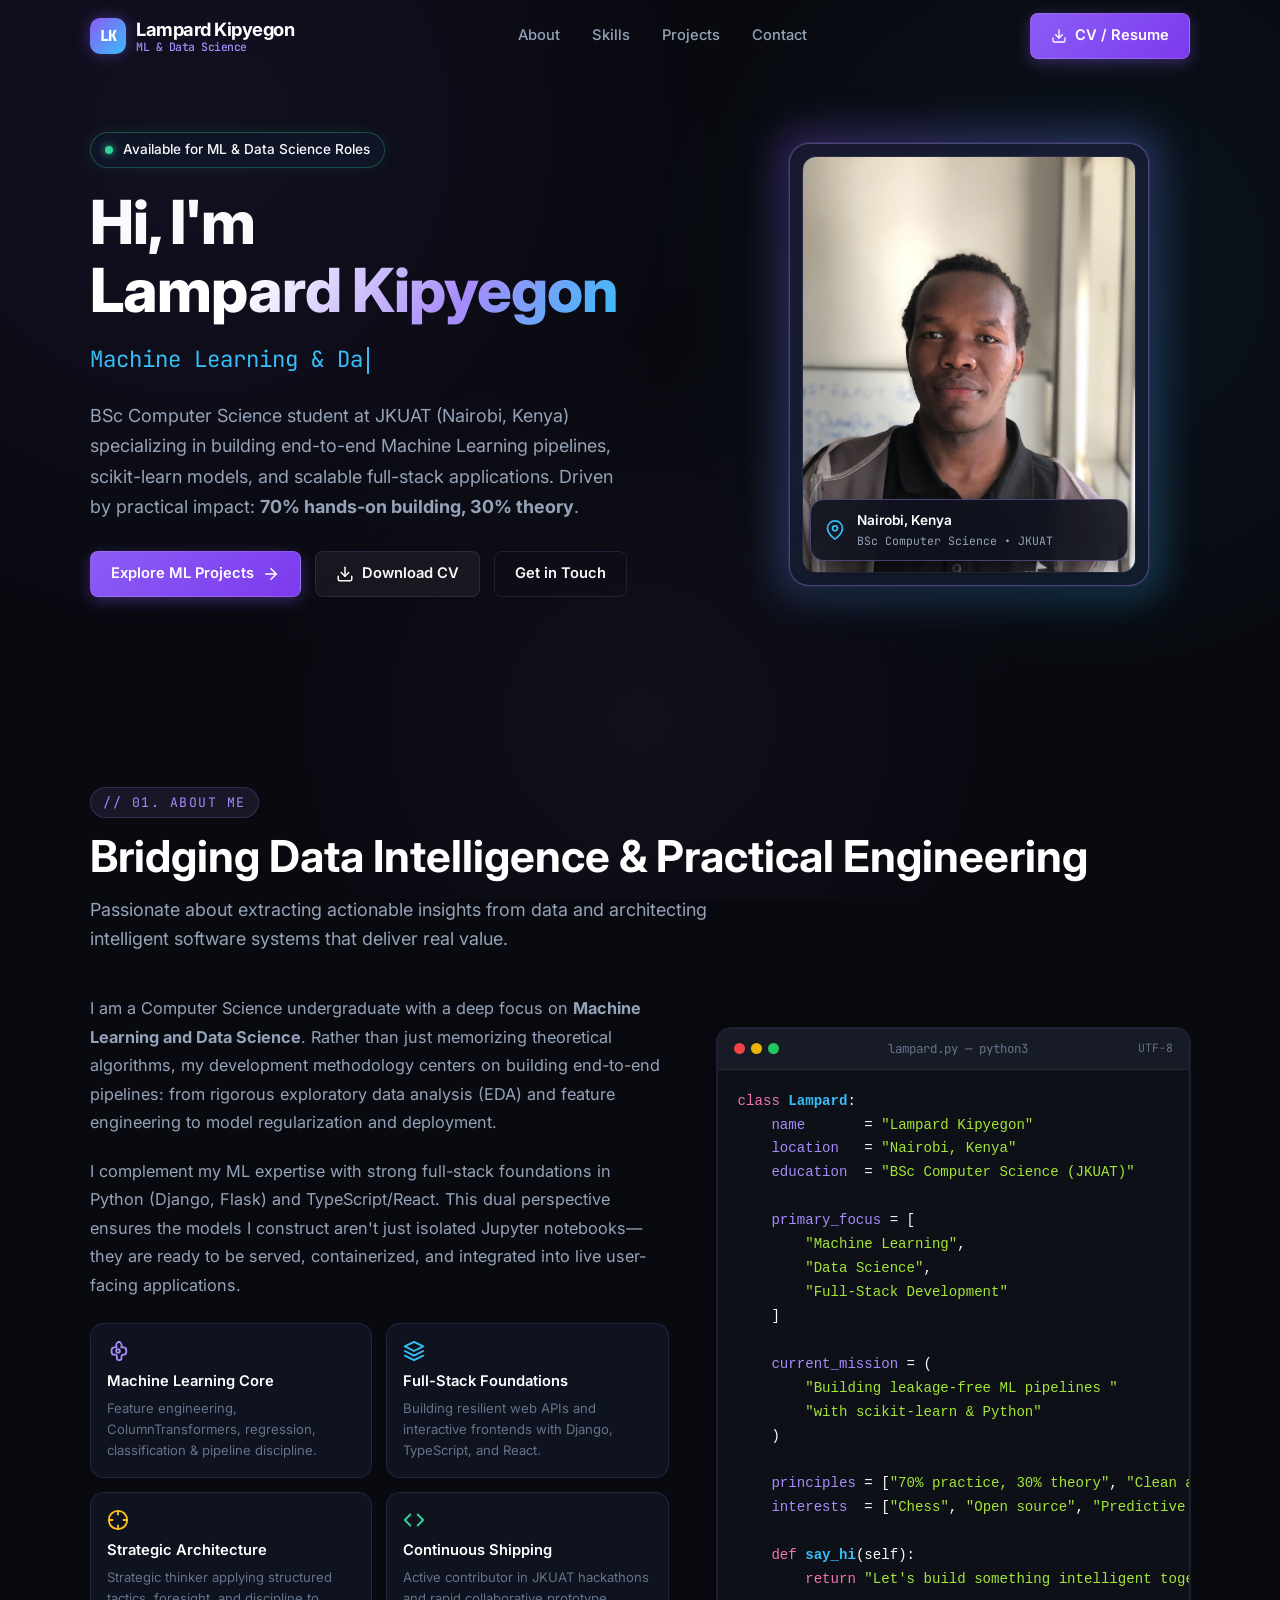
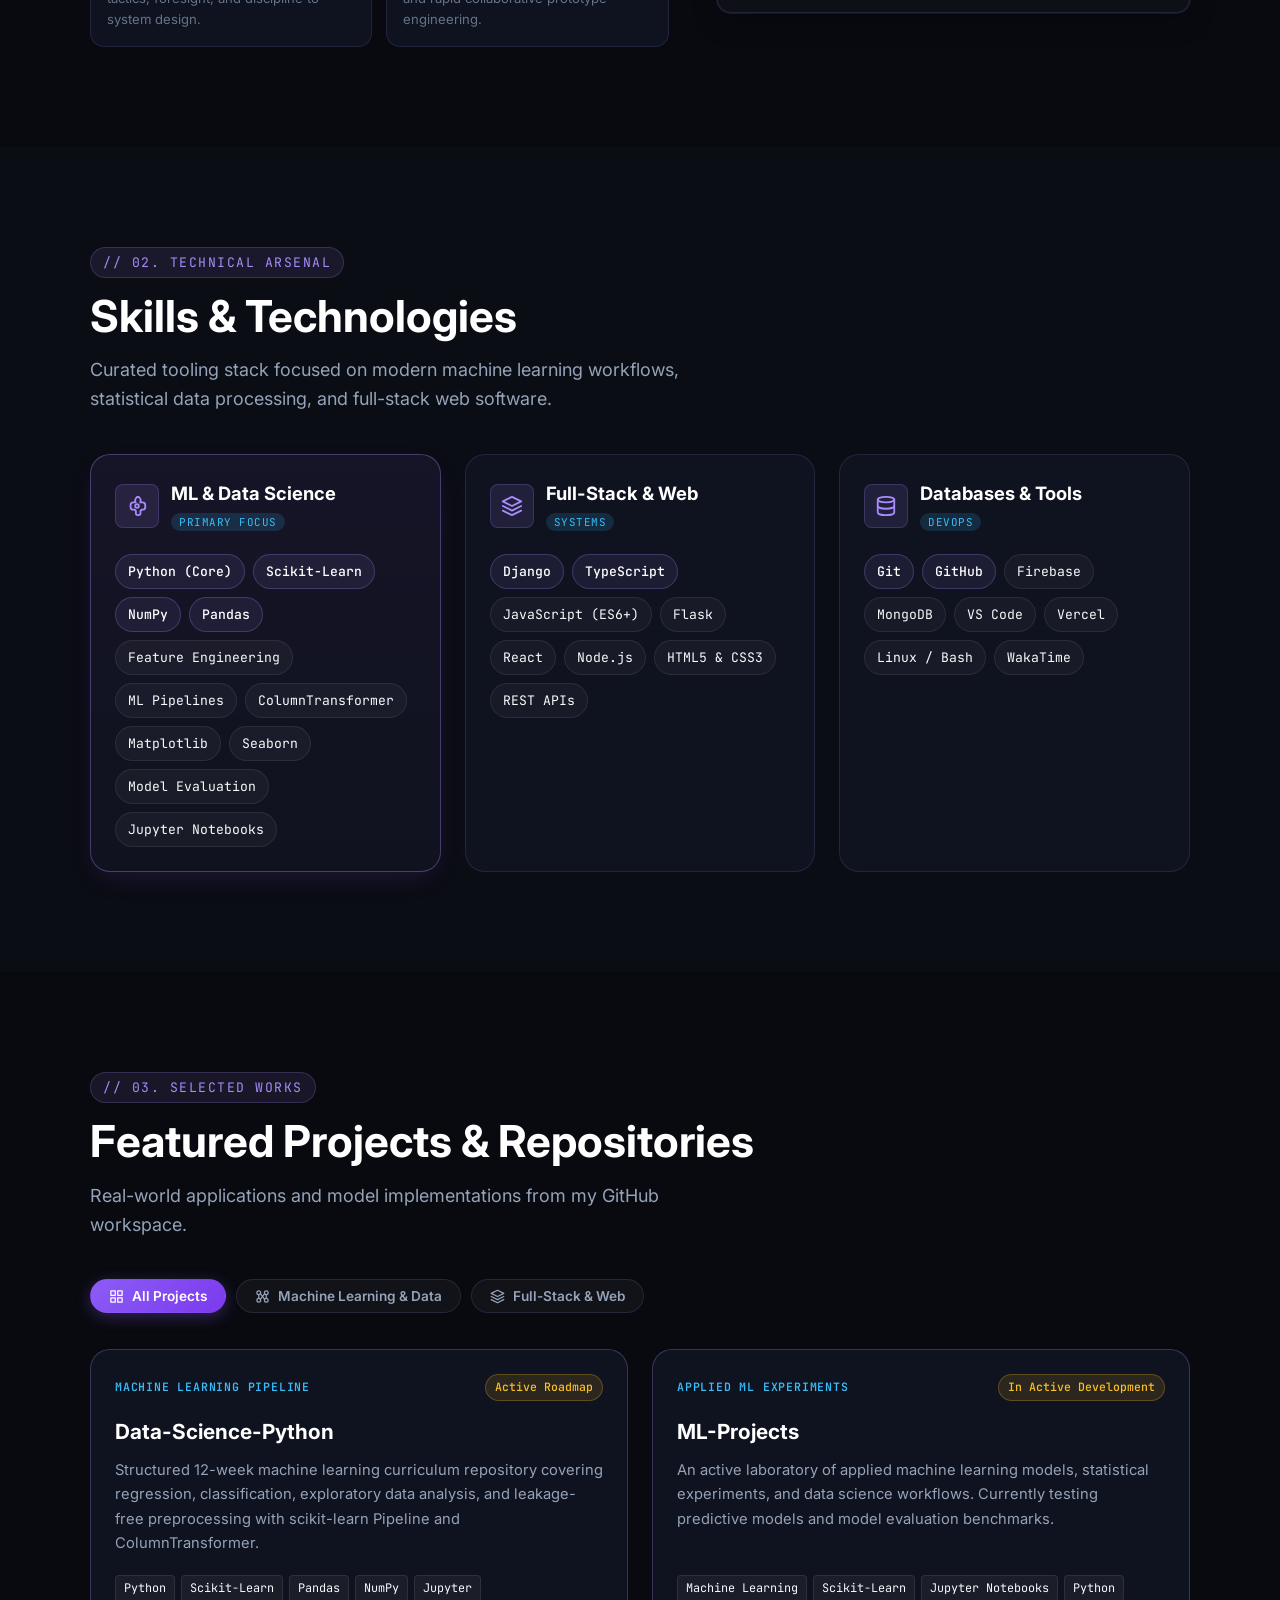
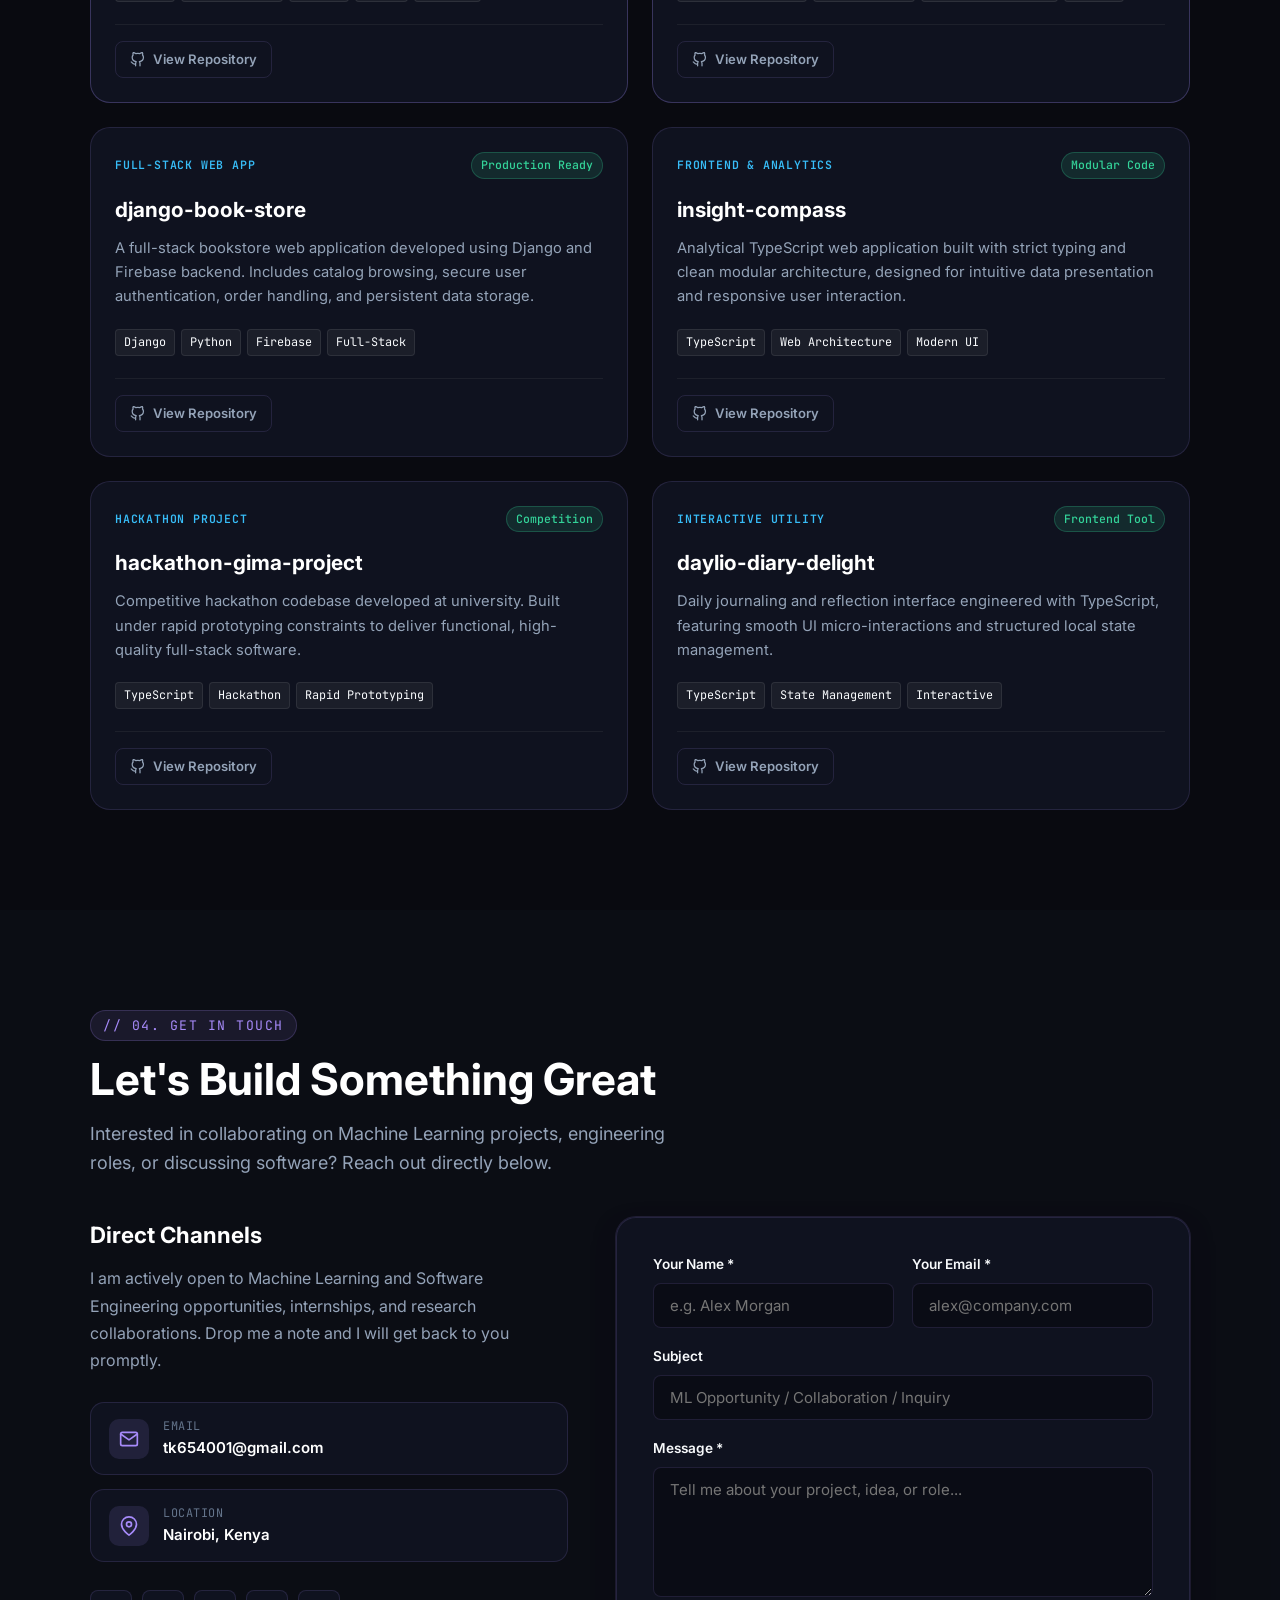
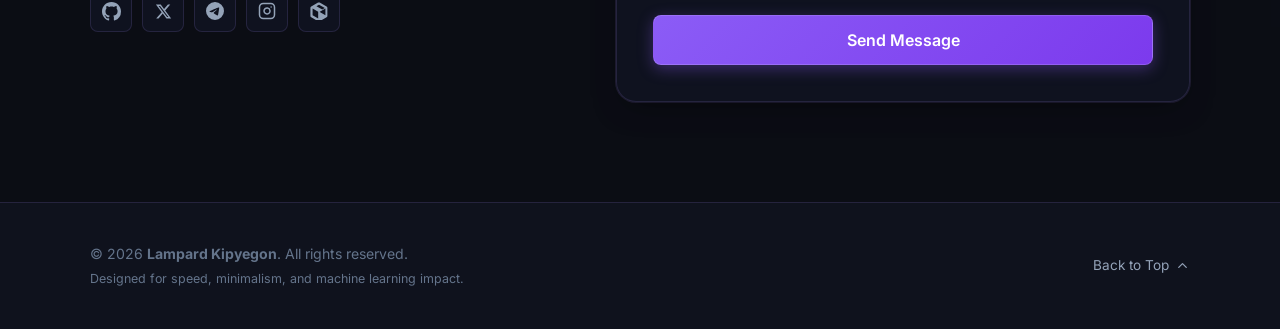
<file: index.html>
<!DOCTYPE html>
<html lang="en">
<head>
  <meta charset="UTF-8">
  <meta name="viewport" content="width=device-width, initial-scale=1.0">
  
  <!-- =========================================================================
       Primary Meta & Search Ranking Tags
       Target Queries: "lampard kenya", "lampard", "lampard developer", "lampard kipyegon"
       ========================================================================= -->
  <title>Lampard Kipyegon | Machine Learning Engineer & Developer in Kenya (Lampard Kenya)</title>
  <meta name="title" content="Lampard Kipyegon | Machine Learning Engineer & Developer in Kenya (Lampard Kenya)">
  <meta name="description" content="Official portfolio of Lampard Kipyegon (Lampard), a leading Machine Learning & Data Science Engineer and software developer in Nairobi, Kenya. Specializing in Python, scikit-learn pipelines, predictive modeling, and intelligent full-stack systems.">
  <meta name="author" content="Lampard Kipyegon">
  <meta name="keywords" content="Lampard, Lampard Kenya, Lampard Developer, Lampard Kipyegon, Lampard ML, Lampard Nairobi, Lampard software engineer, Lampard7crypt, Machine Learning Engineer Kenya, Data Scientist Kenya, Python Developer Nairobi, JKUAT Computer Science, Scikit-Learn Pipelines, Full-Stack Developer Kenya, Kenyan Tech Developers, AI Engineer Nairobi, shad0wlord56, vexlampard">
  
  <!-- Canonical & Crawl Indexing Directives -->
  <link rel="canonical" href="https://lampardk.vercel.app/">
  <link rel="alternate" hreflang="en" href="https://lampardk.vercel.app/">
  <link rel="alternate" hreflang="x-default" href="https://lampardk.vercel.app/">
  <meta name="robots" content="index, follow, max-image-preview:large, max-snippet:-1, max-video-preview:-1">
  <meta name="googlebot" content="index, follow, max-snippet:-1, max-image-preview:large, max-video-preview:-1">
  <meta name="bingbot" content="index, follow, max-snippet:-1, max-image-preview:large">

  <!-- Geographic Localization Tags (Powers 'Lampard Kenya' & 'Developer Nairobi' local discovery) -->
  <meta name="geo.region" content="KE-30">
  <meta name="geo.placename" content="Nairobi, Kenya">
  <meta name="geo.position" content="-1.286389;36.817223">
  <meta name="ICBM" content="-1.286389, 36.817223">

  <!-- Google Search Console Verification Placeholder (Paste your Google Console tag code here) -->
  <meta name="google-site-verification" content="GOOGLE_SEARCH_CONSOLE_VERIFICATION_TOKEN">

  <!-- Open Graph / Facebook / LinkedIn -->
  <meta property="og:site_name" content="Lampard Kipyegon Portfolio">
  <meta property="og:type" content="profile">
  <meta property="og:url" content="https://lampardk.vercel.app/">
  <meta property="og:title" content="Lampard Kipyegon | Machine Learning Engineer & Developer in Kenya">
  <meta property="og:description" content="Portfolio of Lampard Kipyegon (Lampard Kenya, Lampard Developer). Building end-to-end ML pipelines and intelligent full-stack systems in Nairobi, Kenya.">
  <meta property="og:image" content="https://lampardk.vercel.app/lampard.jpeg">
  <meta property="og:image:secure_url" content="https://lampardk.vercel.app/lampard.jpeg">
  <meta property="og:image:type" content="image/jpeg">
  <meta property="og:image:width" content="800">
  <meta property="og:image:height" content="1000">
  <meta property="og:image:alt" content="Lampard Kipyegon (Lampard Kenya Developer) - Machine Learning Engineer in Nairobi, Kenya">
  <meta property="profile:first_name" content="Lampard">
  <meta property="profile:last_name" content="Kipyegon">
  <meta property="profile:username" content="Lampard7crypt">
  <meta property="profile:gender" content="male">

  <!-- Twitter Card -->
  <meta name="twitter:card" content="summary_large_image">
  <meta name="twitter:site" content="@shad0wlord56">
  <meta name="twitter:creator" content="@shad0wlord56">
  <meta name="twitter:url" content="https://lampardk.vercel.app/">
  <meta name="twitter:title" content="Lampard Kipyegon | Machine Learning Engineer & Developer in Kenya">
  <meta name="twitter:description" content="Portfolio of Lampard Kipyegon (Lampard Kenya, Lampard Developer). Building intelligent ML systems in Nairobi, Kenya.">
  <meta name="twitter:image" content="https://lampardk.vercel.app/lampard.jpeg">
  <meta name="twitter:image:alt" content="Lampard Kipyegon - ML & Data Science Developer in Kenya">

  <!-- Favicons Suite (Multi-Resolution & Cross-Platform) -->
  <link rel="icon" type="image/png" sizes="32x32" href="static/favicon-32x32.png">
  <link rel="icon" type="image/png" sizes="16x16" href="static/favicon-16x16.png">
  <link rel="icon" type="image/png" sizes="48x48" href="static/favicon-48x48.png">
  <link rel="shortcut icon" href="favicon.ico">
  <link rel="apple-touch-icon" sizes="180x180" href="static/apple-touch-icon-180x180.png">
  <link rel="manifest" href="site.webmanifest">
  <meta name="msapplication-TileImage" content="static/apple-touch-icon-180x180.png">
  <meta name="msapplication-TileColor" content="#090a10">
  <meta name="theme-color" content="#090a10">

  <!-- Google Fonts: Inter & JetBrains Mono -->
  <link rel="preconnect" href="https://fonts.googleapis.com">
  <link rel="preconnect" href="https://fonts.gstatic.com" crossorigin>
  <link href="https://fonts.googleapis.com/css2?family=Inter:wght@400;500;600;700;800&family=JetBrains+Mono:wght@400;500;600&display=swap" rel="stylesheet">

  <!-- Stylesheet -->
  <link rel="stylesheet" href="css/style.css">

  <!-- =========================================================================
       JSON-LD Structured Data Graph (Google Knowledge Graph & Rich Results)
       ========================================================================= -->
  <script type="application/ld+json">
  {
    "@context": "https://schema.org",
    "@graph": [
      {
        "@type": "Person",
        "@id": "https://lampardk.vercel.app/#person",
        "name": "Lampard Kipyegon",
        "alternateName": [
          "Lampard",
          "Lampard Kenya",
          "Lampard Developer",
          "Lampard ML",
          "Lampard7crypt",
          "Vex Lampard"
        ],
        "givenName": "Lampard",
        "familyName": "Kipyegon",
        "gender": "https://schema.org/Male",
        "jobTitle": "Machine Learning & Data Science Engineer",
        "description": "Lampard Kipyegon (Lampard Kenya) is a Machine Learning & Data Science Engineer and software developer in Nairobi, Kenya, specializing in scikit-learn predictive pipelines, Python, TypeScript, and scalable full-stack applications.",
        "url": "https://lampardk.vercel.app/",
        "image": {
          "@type": "ImageObject",
          "@id": "https://lampardk.vercel.app/#portrait",
          "url": "https://lampardk.vercel.app/lampard.jpeg",
          "caption": "Lampard Kipyegon - Machine Learning Engineer and Developer in Kenya"
        },
        "address": {
          "@type": "PostalAddress",
          "addressLocality": "Nairobi",
          "addressCountry": "Kenya"
        },
        "alumniOf": {
          "@type": "CollegeOrUniversity",
          "name": "Jomo Kenyatta University of Agriculture and Technology",
          "alternateName": "JKUAT",
          "url": "https://www.jkuat.ac.ke/"
        },
        "sameAs": [
          "https://github.com/Lampard7crypt",
          "https://x.com/shad0wlord56",
          "https://instagram.com/vexlampard",
          "https://t.me/shad0wlord56",
          "https://wakatime.com/@shad0wlord56"
        ],
        "knowsAbout": [
          "Machine Learning",
          "Data Science",
          "Python",
          "Scikit-Learn",
          "Predictive Modeling",
          "Feature Engineering",
          "Full-Stack Web Development",
          "Django",
          "TypeScript",
          "React",
          "Node.js",
          "Database Architecture",
          "Artificial Intelligence"
        ]
      },
      {
        "@type": "WebSite",
        "@id": "https://lampardk.vercel.app/#website",
        "url": "https://lampardk.vercel.app/",
        "name": "Lampard Kipyegon Portfolio | Lampard Kenya Developer",
        "alternateName": "Lampard Kenya",
        "description": "Official portfolio of Lampard Kipyegon (Lampard), Machine Learning & Data Science Engineer and Developer based in Nairobi, Kenya.",
        "publisher": {
          "@id": "https://lampardk.vercel.app/#person"
        },
        "inLanguage": "en-US"
      },
      {
        "@type": "ProfilePage",
        "@id": "https://lampardk.vercel.app/#webpage",
        "url": "https://lampardk.vercel.app/",
        "name": "Lampard Kipyegon (Lampard Kenya Developer) - Profile & Projects",
        "isPartOf": {
          "@id": "https://lampardk.vercel.app/#website"
        },
        "about": {
          "@id": "https://lampardk.vercel.app/#person"
        },
        "mainEntity": {
          "@id": "https://lampardk.vercel.app/#person"
        }
      },
      {
        "@type": "ItemList",
        "@id": "https://lampardk.vercel.app/#projects-list",
        "name": "Featured Software & Machine Learning Projects by Lampard Kipyegon",
        "itemListElement": [
          {
            "@type": "ListItem",
            "position": 1,
            "item": {
              "@type": "SoftwareSourceCode",
              "name": "Data-Science-Python",
              "description": "Structured 12-week machine learning curriculum covering regression, classification, EDA, and leakage-free preprocessing with scikit-learn Pipeline and ColumnTransformer.",
              "codeRepository": "https://github.com/Lampard7crypt/Data-Science-Python",
              "programmingLanguage": "Python",
              "author": {
                "@id": "https://lampardk.vercel.app/#person"
              }
            }
          },
          {
            "@type": "ListItem",
            "position": 2,
            "item": {
              "@type": "SoftwareSourceCode",
              "name": "ML-Projects",
              "description": "Active laboratory of applied machine learning models, statistical experiments, and data science predictive benchmarks.",
              "codeRepository": "https://github.com/Lampard7crypt/ML-Projects",
              "programmingLanguage": "Python",
              "author": {
                "@id": "https://lampardk.vercel.app/#person"
              }
            }
          },
          {
            "@type": "ListItem",
            "position": 3,
            "item": {
              "@type": "SoftwareApplication",
              "name": "django-book-store",
              "applicationCategory": "WebApplication",
              "operatingSystem": "All",
              "description": "Full-stack bookstore web application developed using Django and Firebase backend with user authentication and catalog management.",
              "url": "https://github.com/Lampard7crypt/django-book-store",
              "author": {
                "@id": "https://lampardk.vercel.app/#person"
              }
            }
          },
          {
            "@type": "ListItem",
            "position": 4,
            "item": {
              "@type": "SoftwareApplication",
              "name": "insight-compass",
              "applicationCategory": "WebApplication",
              "operatingSystem": "All",
              "description": "Analytical TypeScript web application with modular architecture and responsive state management.",
              "url": "https://github.com/Lampard7crypt/insight-compass",
              "author": {
                "@id": "https://lampardk.vercel.app/#person"
              }
            }
          }
        ]
      }
    ]
  }
  </script>
</head>
<body>

  <!-- =========================================================================
       Site Header & Navigation
       ========================================================================= -->
  <header class="site-header" id="siteHeader">
    <div class="container nav-container">
      <a href="#hero" class="brand-logo" aria-label="Lampard Kipyegon Home">
        <span class="brand-badge">LK</span>
        <div class="brand-title">
          <span>Lampard Kipyegon</span>
          <span class="role">ML & Data Science</span>
        </div>
      </a>

      <!-- Desktop Navigation -->
      <nav class="desktop-nav" aria-label="Primary Navigation">
        <a href="#about" class="nav-link">About</a>
        <a href="#skills" class="nav-link">Skills</a>
        <a href="#projects" class="nav-link">Projects</a>
        <a href="#contact" class="nav-link">Contact</a>
      </nav>

      <!-- Header Actions -->
      <div class="header-actions">
        <a href="lampard_cv.pdf" class="btn btn-primary" download="Lampard_Kipyegon_CV.pdf" target="_blank" rel="noopener" id="resumeHeaderBtn">
          <svg width="16" height="16" viewBox="0 0 24 24" fill="none" stroke="currentColor" stroke-width="2" stroke-linecap="round" stroke-linejoin="round">
            <path d="M21 15v4a2 2 0 0 1-2 2H5a2 2 0 0 1-2-2v-4"></path>
            <polyline points="7 10 12 15 17 10"></polyline>
            <line x1="12" y1="15" x2="12" y2="3"></line>
          </svg>
          <span>CV / Resume</span>
        </a>

        <!-- Mobile Drawer Toggle -->
        <button class="mobile-toggle" id="mobileToggle" aria-label="Toggle navigation menu" aria-expanded="false">
          <span></span>
          <span></span>
          <span></span>
        </button>
      </div>
    </div>
  </header>

  <!-- Mobile Drawer -->
  <div class="mobile-nav-drawer" id="mobileDrawer">
    <div class="mobile-nav-links">
      <a href="#about" class="nav-link">About</a>
      <a href="#skills" class="nav-link">Skills</a>
      <a href="#projects" class="nav-link">Projects</a>
      <a href="#contact" class="nav-link">Contact</a>
    </div>
    <div class="mobile-drawer-divider"></div>
    <div class="mobile-drawer-actions">
      <a href="lampard_cv.pdf" class="btn btn-primary btn-mobile-resume" download="Lampard_Kipyegon_CV.pdf" target="_blank" rel="noopener">
        <svg width="18" height="18" viewBox="0 0 24 24" fill="none" stroke="currentColor" stroke-width="2" stroke-linecap="round" stroke-linejoin="round">
          <path d="M21 15v4a2 2 0 0 1-2 2H5a2 2 0 0 1-2-2v-4"></path>
          <polyline points="7 10 12 15 17 10"></polyline>
          <line x1="12" y1="15" x2="12" y2="3"></line>
        </svg>
        <span>Download CV (PDF)</span>
      </a>
    </div>
  </div>
  <div class="mobile-drawer-backdrop" id="drawerBackdrop"></div>

  <main>
    <!-- =========================================================================
         Hero Section
         ========================================================================= -->
    <section id="hero" class="hero-section">
      <div class="container hero-grid">
        <div class="hero-content">
          <div class="status-pill">
            <span class="status-dot"></span>
            <span>Available for ML & Data Science Roles</span>
          </div>

          <h1 class="hero-title">
            Hi, I'm <br class="mobile-break">
            <span class="gradient-text">Lampard Kipyegon</span>
          </h1>

          <div class="hero-typewriter" aria-live="polite">
            <span id="typewriterText">Machine Learning & Data Science Engineer</span>
            <span class="typewriter-cursor"></span>
          </div>

          <p class="hero-bio">
            BSc Computer Science student at JKUAT (Nairobi, Kenya) specializing in building end-to-end Machine Learning pipelines, scikit-learn models, and scalable full-stack applications. Driven by practical impact: <strong>70% hands-on building, 30% theory</strong>.
          </p>

          <div class="hero-cta-group">
            <a href="#projects" class="btn btn-primary">
              <span>Explore ML Projects</span>
              <svg width="18" height="18" viewBox="0 0 24 24" fill="none" stroke="currentColor" stroke-width="2" stroke-linecap="round" stroke-linejoin="round">
                <line x1="5" y1="12" x2="19" y2="12"></line>
                <polyline points="12 5 19 12 12 19"></polyline>
              </svg>
            </a>
            <a href="lampard_cv.pdf" class="btn btn-secondary" download="Lampard_Kipyegon_CV.pdf" target="_blank" rel="noopener">
              <svg width="18" height="18" viewBox="0 0 24 24" fill="none" stroke="currentColor" stroke-width="2" stroke-linecap="round" stroke-linejoin="round">
                <path d="M21 15v4a2 2 0 0 1-2 2H5a2 2 0 0 1-2-2v-4"></path>
                <polyline points="7 10 12 15 17 10"></polyline>
                <line x1="12" y1="15" x2="12" y2="3"></line>
              </svg>
              <span>Download CV</span>
            </a>
            <a href="#contact" class="btn btn-outline">
              <span>Get in Touch</span>
            </a>
          </div>
        </div>

        <div class="hero-visual">
          <div class="portrait-frame">
            <div class="portrait-glow"></div>
            <div class="portrait-card">
              <img src="lampard.jpeg" alt="Lampard Kipyegon (Lampard Kenya, Lampard Developer) - Machine Learning Engineer in Nairobi, Kenya" class="portrait-img" width="360" height="450" loading="eager">
              <div class="portrait-badge-bottom">
                <svg class="location-icon" width="20" height="20" viewBox="0 0 24 24" fill="none" stroke="currentColor" stroke-width="2" stroke-linecap="round" stroke-linejoin="round" style="color: var(--accent-cyan); flex-shrink: 0;">
                  <path d="M21 10c0 7-9 13-9 13s-9-6-9-13a9 9 0 0 1 18 0z"></path>
                  <circle cx="12" cy="10" r="3"></circle>
                </svg>
                <div>
                  <div class="info-title">Nairobi, Kenya</div>
                  <div class="info-subtitle">BSc Computer Science • JKUAT</div>
                </div>
              </div>
            </div>
          </div>
        </div>
      </div>
    </section>

    <!-- =========================================================================
         About Section & Terminal View
         ========================================================================= -->
    <section id="about" class="section">
      <div class="container">
        <div class="section-tag">// 01. ABOUT ME</div>
        <h2 class="section-title">Bridging Data Intelligence & Practical Engineering</h2>
        <p class="section-subtitle">
          Passionate about extracting actionable insights from data and architecting intelligent software systems that deliver real value.
        </p>

        <div class="about-grid">
          <div class="about-text">
            <p>
              I am a Computer Science undergraduate with a deep focus on <strong>Machine Learning and Data Science</strong>. Rather than just memorizing theoretical algorithms, my development methodology centers on building end-to-end pipelines: from rigorous exploratory data analysis (EDA) and feature engineering to model regularization and deployment.
            </p>
            <p>
              I complement my ML expertise with strong full-stack foundations in Python (Django, Flask) and TypeScript/React. This dual perspective ensures the models I construct aren't just isolated Jupyter notebooks—they are ready to be served, containerized, and integrated into live user-facing applications.
            </p>

            <div class="about-highlights">
              <div class="highlight-box">
                <div class="highlight-icon">
                  <svg width="22" height="22" viewBox="0 0 24 24" fill="none" stroke="currentColor" stroke-width="2" stroke-linecap="round" stroke-linejoin="round" style="color: var(--accent-primary);">
                    <path d="M12 2a4 4 0 0 1 4 4c0 .73-.2 1.41-.54 2H18a3 3 0 0 1 3 3v2a3 3 0 0 1-3 3h-1.1c-.24.59-.62 1.1-1.12 1.48V20a2 2 0 0 1-2 2h-1a2 2 0 0 1-2-2v-2.52a3.97 3.97 0 0 1-1.12-1.48H8a3 3 0 0 1-3-3v-2a3 3 0 0 1 3-3h2.54c-.34-.59-.54-1.27-.54-2a4 4 0 0 1 4-4z"></path>
                    <circle cx="12" cy="12" r="2"></circle>
                  </svg>
                </div>
                <div class="highlight-title">Machine Learning Core</div>
                <div class="highlight-desc">Feature engineering, ColumnTransformers, regression, classification & pipeline discipline.</div>
              </div>
              <div class="highlight-box">
                <div class="highlight-icon">
                  <svg width="22" height="22" viewBox="0 0 24 24" fill="none" stroke="currentColor" stroke-width="2" stroke-linecap="round" stroke-linejoin="round" style="color: var(--accent-cyan);">
                    <polygon points="12 2 2 7 12 12 22 7 12 2"></polygon>
                    <polyline points="2 17 12 22 22 17"></polyline>
                    <polyline points="2 12 12 17 22 12"></polyline>
                  </svg>
                </div>
                <div class="highlight-title">Full-Stack Foundations</div>
                <div class="highlight-desc">Building resilient web APIs and interactive frontends with Django, TypeScript, and React.</div>
              </div>
              <div class="highlight-box">
                <div class="highlight-icon">
                  <svg width="22" height="22" viewBox="0 0 24 24" fill="none" stroke="currentColor" stroke-width="2" stroke-linecap="round" stroke-linejoin="round" style="color: var(--accent-amber);">
                    <circle cx="12" cy="12" r="10"></circle>
                    <path d="M22 12h-4"></path>
                    <path d="M6 12H2"></path>
                    <path d="M12 6V2"></path>
                    <path d="M12 22v-4"></path>
                  </svg>
                </div>
                <div class="highlight-title">Strategic Architecture</div>
                <div class="highlight-desc">Strategic thinker applying structured tactics, foresight, and discipline to system design.</div>
              </div>
              <div class="highlight-box">
                <div class="highlight-icon">
                  <svg width="22" height="22" viewBox="0 0 24 24" fill="none" stroke="currentColor" stroke-width="2" stroke-linecap="round" stroke-linejoin="round" style="color: var(--accent-emerald);">
                    <polyline points="16 18 22 12 16 6"></polyline>
                    <polyline points="8 6 2 12 8 18"></polyline>
                  </svg>
                </div>
                <div class="highlight-title">Continuous Shipping</div>
                <div class="highlight-desc">Active contributor in JKUAT hackathons and rapid collaborative prototype engineering.</div>
              </div>
            </div>
          </div>

          <!-- Code Terminal Card -->
          <div class="terminal-window">
            <div class="terminal-header">
              <div class="terminal-dots">
                <span class="dot-red"></span>
                <span class="dot-yellow"></span>
                <span class="dot-green"></span>
              </div>
              <span class="terminal-title">lampard.py — python3</span>
              <span style="font-size: 0.72rem; color: #64748b;">UTF-8</span>
            </div>
            <div class="terminal-body">
              <pre><code><span class="syntax-keyword">class</span> <span class="syntax-class">Lampard</span>:
    <span class="syntax-prop">name</span>       = <span class="syntax-string">"Lampard Kipyegon"</span>
    <span class="syntax-prop">location</span>   = <span class="syntax-string">"Nairobi, Kenya"</span>
    <span class="syntax-prop">education</span>  = <span class="syntax-string">"BSc Computer Science (JKUAT)"</span>
    
    <span class="syntax-prop">primary_focus</span> = [
        <span class="syntax-string">"Machine Learning"</span>,
        <span class="syntax-string">"Data Science"</span>,
        <span class="syntax-string">"Full-Stack Development"</span>
    ]
    
    <span class="syntax-prop">current_mission</span> = (
        <span class="syntax-string">"Building leakage-free ML pipelines "</span>
        <span class="syntax-string">"with scikit-learn & Python"</span>
    )
    
    <span class="syntax-prop">principles</span> = [<span class="syntax-string">"70% practice, 30% theory"</span>, <span class="syntax-string">"Clean abstractions"</span>]
    <span class="syntax-prop">interests</span>  = [<span class="syntax-string">"Chess"</span>, <span class="syntax-string">"Open source"</span>, <span class="syntax-string">"Predictive modeling"</span>]

    <span class="syntax-keyword">def</span> <span class="syntax-class">say_hi</span>(self):
        <span class="syntax-keyword">return</span> <span class="syntax-string">"Let's build something intelligent together."</span></code></pre>
            </div>
          </div>
        </div>
      </div>
    </section>

    <!-- =========================================================================
         Skills Arsenal
         ========================================================================= -->
    <section id="skills" class="section" style="background: rgba(15, 18, 29, 0.4);">
      <div class="container">
        <div class="section-tag">// 02. TECHNICAL ARSENAL</div>
        <h2 class="section-title">Skills & Technologies</h2>
        <p class="section-subtitle">
          Curated tooling stack focused on modern machine learning workflows, statistical data processing, and full-stack web software.
        </p>

        <div class="skills-grid">
          <!-- ML & Data Science (Featured) -->
          <div class="skill-category-card featured-card">
            <div class="category-header">
              <div class="category-icon-box">
                <svg width="22" height="22" viewBox="0 0 24 24" fill="none" stroke="currentColor" stroke-width="2" stroke-linecap="round" stroke-linejoin="round">
                  <path d="M12 2a4 4 0 0 1 4 4c0 .73-.2 1.41-.54 2H18a3 3 0 0 1 3 3v2a3 3 0 0 1-3 3h-1.1c-.24.59-.62 1.1-1.12 1.48V20a2 2 0 0 1-2 2h-1a2 2 0 0 1-2-2v-2.52a3.97 3.97 0 0 1-1.12-1.48H8a3 3 0 0 1-3-3v-2a3 3 0 0 1 3-3h2.54c-.34-.59-.54-1.27-.54-2a4 4 0 0 1 4-4z"></path>
                  <circle cx="12" cy="12" r="2"></circle>
                </svg>
              </div>
              <div>
                <h3 class="category-title">ML & Data Science</h3>
                <span class="category-badge">Primary Focus</span>
              </div>
            </div>
            <div class="skill-pills">
              <span class="skill-pill core">Python (Core)</span>
              <span class="skill-pill core">Scikit-Learn</span>
              <span class="skill-pill core">NumPy</span>
              <span class="skill-pill core">Pandas</span>
              <span class="skill-pill">Feature Engineering</span>
              <span class="skill-pill">ML Pipelines</span>
              <span class="skill-pill">ColumnTransformer</span>
              <span class="skill-pill">Matplotlib</span>
              <span class="skill-pill">Seaborn</span>
              <span class="skill-pill">Model Evaluation</span>
              <span class="skill-pill">Jupyter Notebooks</span>
            </div>
          </div>

          <!-- Web & Full-Stack -->
          <div class="skill-category-card">
            <div class="category-header">
              <div class="category-icon-box">
                <svg width="22" height="22" viewBox="0 0 24 24" fill="none" stroke="currentColor" stroke-width="2" stroke-linecap="round" stroke-linejoin="round">
                  <polygon points="12 2 2 7 12 12 22 7 12 2"></polygon>
                  <polyline points="2 17 12 22 22 17"></polyline>
                  <polyline points="2 12 12 17 22 12"></polyline>
                </svg>
              </div>
              <div>
                <h3 class="category-title">Full-Stack & Web</h3>
                <span class="category-badge">Systems</span>
              </div>
            </div>
            <div class="skill-pills">
              <span class="skill-pill core">Django</span>
              <span class="skill-pill core">TypeScript</span>
              <span class="skill-pill">JavaScript (ES6+)</span>
              <span class="skill-pill">Flask</span>
              <span class="skill-pill">React</span>
              <span class="skill-pill">Node.js</span>
              <span class="skill-pill">HTML5 & CSS3</span>
              <span class="skill-pill">REST APIs</span>
            </div>
          </div>

          <!-- Tools & Databases -->
          <div class="skill-category-card">
            <div class="category-header">
              <div class="category-icon-box">
                <svg width="22" height="22" viewBox="0 0 24 24" fill="none" stroke="currentColor" stroke-width="2" stroke-linecap="round" stroke-linejoin="round">
                  <ellipse cx="12" cy="5" rx="9" ry="3"></ellipse>
                  <path d="M21 12c0 1.66-4 3-9 3s-9-1.34-9-3"></path>
                  <path d="M3 5v14c0 1.66 4 3 9 3s9-1.34 9-3V5"></path>
                </svg>
              </div>
              <div>
                <h3 class="category-title">Databases & Tools</h3>
                <span class="category-badge">DevOps</span>
              </div>
            </div>
            <div class="skill-pills">
              <span class="skill-pill core">Git</span>
              <span class="skill-pill core">GitHub</span>
              <span class="skill-pill">Firebase</span>
              <span class="skill-pill">MongoDB</span>
              <span class="skill-pill">VS Code</span>
              <span class="skill-pill">Vercel</span>
              <span class="skill-pill">Linux / Bash</span>
              <span class="skill-pill">WakaTime</span>
            </div>
          </div>
        </div>
      </div>
    </section>

    <!-- =========================================================================
         Selected Projects
         ========================================================================= -->
    <section id="projects" class="section">
      <div class="container">
        <div class="section-tag">// 03. SELECTED WORKS</div>
        <h2 class="section-title">Featured Projects & Repositories</h2>
        <p class="section-subtitle">
          Real-world applications and model implementations from my GitHub workspace.
        </p>

        <!-- Category Filters -->
        <div class="project-filters" role="tablist" aria-label="Project Categories">
          <button class="filter-btn active" data-filter="all" role="tab" aria-selected="true">
            <svg width="15" height="15" viewBox="0 0 24 24" fill="none" stroke="currentColor" stroke-width="2" stroke-linecap="round" stroke-linejoin="round">
              <rect x="3" y="3" width="7" height="7"></rect>
              <rect x="14" y="3" width="7" height="7"></rect>
              <rect x="14" y="14" width="7" height="7"></rect>
              <rect x="3" y="14" width="7" height="7"></rect>
            </svg>
            <span>All Projects</span>
          </button>
          <button class="filter-btn" data-filter="ml" role="tab" aria-selected="false">
            <svg width="15" height="15" viewBox="0 0 24 24" fill="none" stroke="currentColor" stroke-width="2" stroke-linecap="round" stroke-linejoin="round">
              <circle cx="6" cy="6" r="3"></circle>
              <circle cx="6" cy="18" r="3"></circle>
              <circle cx="18" cy="6" r="3"></circle>
              <circle cx="18" cy="18" r="3"></circle>
              <line x1="8.5" y1="7.5" x2="15.5" y2="16.5"></line>
              <line x1="8.5" y1="16.5" x2="15.5" y2="7.5"></line>
              <line x1="6" y1="9" x2="6" y2="15"></line>
              <line x1="18" y1="9" x2="18" y2="15"></line>
            </svg>
            <span>Machine Learning & Data</span>
          </button>
          <button class="filter-btn" data-filter="web" role="tab" aria-selected="false">
            <svg width="15" height="15" viewBox="0 0 24 24" fill="none" stroke="currentColor" stroke-width="2" stroke-linecap="round" stroke-linejoin="round">
              <polygon points="12 2 2 7 12 12 22 7 12 2"></polygon>
              <polyline points="2 17 12 22 22 17"></polyline>
              <polyline points="2 12 12 17 22 12"></polyline>
            </svg>
            <span>Full-Stack & Web</span>
          </button>
        </div>

        <!-- Project Grid -->
        <div class="projects-grid">

          <!-- 1. Data-Science-Python (ML Featured) -->
          <article class="project-card featured-card" data-category="ml">
            <div>
              <div class="project-top-row">
                <span class="project-category-badge">Machine Learning Pipeline</span>
                <span class="project-status-badge status-active">Active Roadmap</span>
              </div>
              <h3 class="project-title">Data-Science-Python</h3>
              <p class="project-desc">
                Structured 12-week machine learning curriculum repository covering regression, classification, exploratory data analysis, and leakage-free preprocessing with scikit-learn Pipeline and ColumnTransformer.
              </p>
            </div>
            <div>
              <div class="project-tags">
                <span class="project-tag">Python</span>
                <span class="project-tag">Scikit-Learn</span>
                <span class="project-tag">Pandas</span>
                <span class="project-tag">NumPy</span>
                <span class="project-tag">Jupyter</span>
              </div>
              <div class="project-actions">
                <a href="https://github.com/Lampard7crypt/Data-Science-Python" target="_blank" rel="noopener" class="btn btn-outline-sm">
                  <svg width="15" height="15" viewBox="0 0 24 24" fill="none" stroke="currentColor" stroke-width="2" stroke-linecap="round" stroke-linejoin="round">
                    <path d="M9 19c-5 1.5-5-2.5-7-3m14 6v-3.87a3.37 3.37 0 0 0-.94-2.61c3.14-.35 6.44-1.54 6.44-7A5.44 5.44 0 0 0 20 4.77 5.07 5.07 0 0 0 19.91 1S18.73.65 16 2.48a13.38 13.38 0 0 0-7 0C6.27.65 5.09 1 5.09 1A5.07 5.07 0 0 0 5 4.77a5.44 5.44 0 0 0-1.5 3.78c0 5.42 3.3 6.61 6.44 7A3.37 3.37 0 0 0 9 18.13V22"></path>
                  </svg>
                  <span>View Repository</span>
                </a>
              </div>
            </div>
          </article>

          <!-- 2. ML-Projects (ML Featured) -->
          <article class="project-card featured-card" data-category="ml">
            <div>
              <div class="project-top-row">
                <span class="project-category-badge">Applied ML Experiments</span>
                <span class="project-status-badge status-active">In Active Development</span>
              </div>
              <h3 class="project-title">ML-Projects</h3>
              <p class="project-desc">
                An active laboratory of applied machine learning models, statistical experiments, and data science workflows. Currently testing predictive models and model evaluation benchmarks.
              </p>
            </div>
            <div>
              <div class="project-tags">
                <span class="project-tag">Machine Learning</span>
                <span class="project-tag">Scikit-Learn</span>
                <span class="project-tag">Jupyter Notebooks</span>
                <span class="project-tag">Python</span>
              </div>
              <div class="project-actions">
                <a href="https://github.com/Lampard7crypt/ML-Projects" target="_blank" rel="noopener" class="btn btn-outline-sm">
                  <svg width="15" height="15" viewBox="0 0 24 24" fill="none" stroke="currentColor" stroke-width="2" stroke-linecap="round" stroke-linejoin="round">
                    <path d="M9 19c-5 1.5-5-2.5-7-3m14 6v-3.87a3.37 3.37 0 0 0-.94-2.61c3.14-.35 6.44-1.54 6.44-7A5.44 5.44 0 0 0 20 4.77 5.07 5.07 0 0 0 19.91 1S18.73.65 16 2.48a13.38 13.38 0 0 0-7 0C6.27.65 5.09 1 5.09 1A5.07 5.07 0 0 0 5 4.77a5.44 5.44 0 0 0-1.5 3.78c0 5.42 3.3 6.61 6.44 7A3.37 3.37 0 0 0 9 18.13V22"></path>
                  </svg>
                  <span>View Repository</span>
                </a>
              </div>
            </div>
          </article>

          <!-- 3. django-book-store (Full-Stack) -->
          <article class="project-card" data-category="web">
            <div>
              <div class="project-top-row">
                <span class="project-category-badge">Full-Stack Web App</span>
                <span class="project-status-badge status-prod">Production Ready</span>
              </div>
              <h3 class="project-title">django-book-store</h3>
              <p class="project-desc">
                A full-stack bookstore web application developed using Django and Firebase backend. Includes catalog browsing, secure user authentication, order handling, and persistent data storage.
              </p>
            </div>
            <div>
              <div class="project-tags">
                <span class="project-tag">Django</span>
                <span class="project-tag">Python</span>
                <span class="project-tag">Firebase</span>
                <span class="project-tag">Full-Stack</span>
              </div>
              <div class="project-actions">
                <a href="https://github.com/Lampard7crypt/django-book-store" target="_blank" rel="noopener" class="btn btn-outline-sm">
                  <svg width="15" height="15" viewBox="0 0 24 24" fill="none" stroke="currentColor" stroke-width="2" stroke-linecap="round" stroke-linejoin="round">
                    <path d="M9 19c-5 1.5-5-2.5-7-3m14 6v-3.87a3.37 3.37 0 0 0-.94-2.61c3.14-.35 6.44-1.54 6.44-7A5.44 5.44 0 0 0 20 4.77 5.07 5.07 0 0 0 19.91 1S18.73.65 16 2.48a13.38 13.38 0 0 0-7 0C6.27.65 5.09 1 5.09 1A5.07 5.07 0 0 0 5 4.77a5.44 5.44 0 0 0-1.5 3.78c0 5.42 3.3 6.61 6.44 7A3.37 3.37 0 0 0 9 18.13V22"></path>
                  </svg>
                  <span>View Repository</span>
                </a>
              </div>
            </div>
          </article>

          <!-- 4. insight-compass (TypeScript Web) -->
          <article class="project-card" data-category="web">
            <div>
              <div class="project-top-row">
                <span class="project-category-badge">Frontend & Analytics</span>
                <span class="project-status-badge status-prod">Modular Code</span>
              </div>
              <h3 class="project-title">insight-compass</h3>
              <p class="project-desc">
                Analytical TypeScript web application built with strict typing and clean modular architecture, designed for intuitive data presentation and responsive user interaction.
              </p>
            </div>
            <div>
              <div class="project-tags">
                <span class="project-tag">TypeScript</span>
                <span class="project-tag">Web Architecture</span>
                <span class="project-tag">Modern UI</span>
              </div>
              <div class="project-actions">
                <a href="https://github.com/Lampard7crypt/insight-compass" target="_blank" rel="noopener" class="btn btn-outline-sm">
                  <svg width="15" height="15" viewBox="0 0 24 24" fill="none" stroke="currentColor" stroke-width="2" stroke-linecap="round" stroke-linejoin="round">
                    <path d="M9 19c-5 1.5-5-2.5-7-3m14 6v-3.87a3.37 3.37 0 0 0-.94-2.61c3.14-.35 6.44-1.54 6.44-7A5.44 5.44 0 0 0 20 4.77 5.07 5.07 0 0 0 19.91 1S18.73.65 16 2.48a13.38 13.38 0 0 0-7 0C6.27.65 5.09 1 5.09 1A5.07 5.07 0 0 0 5 4.77a5.44 5.44 0 0 0-1.5 3.78c0 5.42 3.3 6.61 6.44 7A3.37 3.37 0 0 0 9 18.13V22"></path>
                  </svg>
                  <span>View Repository</span>
                </a>
              </div>
            </div>
          </article>

          <!-- 5. hackathon-gima-project (Hackathon) -->
          <article class="project-card" data-category="web">
            <div>
              <div class="project-top-row">
                <span class="project-category-badge">Hackathon Project</span>
                <span class="project-status-badge status-prod">Competition</span>
              </div>
              <h3 class="project-title">hackathon-gima-project</h3>
              <p class="project-desc">
                Competitive hackathon codebase developed at university. Built under rapid prototyping constraints to deliver functional, high-quality full-stack software.
              </p>
            </div>
            <div>
              <div class="project-tags">
                <span class="project-tag">TypeScript</span>
                <span class="project-tag">Hackathon</span>
                <span class="project-tag">Rapid Prototyping</span>
              </div>
              <div class="project-actions">
                <a href="https://github.com/Lampard7crypt/hackathon-gima-project" target="_blank" rel="noopener" class="btn btn-outline-sm">
                  <svg width="15" height="15" viewBox="0 0 24 24" fill="none" stroke="currentColor" stroke-width="2" stroke-linecap="round" stroke-linejoin="round">
                    <path d="M9 19c-5 1.5-5-2.5-7-3m14 6v-3.87a3.37 3.37 0 0 0-.94-2.61c3.14-.35 6.44-1.54 6.44-7A5.44 5.44 0 0 0 20 4.77 5.07 5.07 0 0 0 19.91 1S18.73.65 16 2.48a13.38 13.38 0 0 0-7 0C6.27.65 5.09 1 5.09 1A5.07 5.07 0 0 0 5 4.77a5.44 5.44 0 0 0-1.5 3.78c0 5.42 3.3 6.61 6.44 7A3.37 3.37 0 0 0 9 18.13V22"></path>
                  </svg>
                  <span>View Repository</span>
                </a>
              </div>
            </div>
          </article>

          <!-- 6. daylio-diary-delight (TypeScript Tool) -->
          <article class="project-card" data-category="web">
            <div>
              <div class="project-top-row">
                <span class="project-category-badge">Interactive Utility</span>
                <span class="project-status-badge status-prod">Frontend Tool</span>
              </div>
              <h3 class="project-title">daylio-diary-delight</h3>
              <p class="project-desc">
                Daily journaling and reflection interface engineered with TypeScript, featuring smooth UI micro-interactions and structured local state management.
              </p>
            </div>
            <div>
              <div class="project-tags">
                <span class="project-tag">TypeScript</span>
                <span class="project-tag">State Management</span>
                <span class="project-tag">Interactive</span>
              </div>
              <div class="project-actions">
                <a href="https://github.com/Lampard7crypt/daylio-diary-delight" target="_blank" rel="noopener" class="btn btn-outline-sm">
                  <svg width="15" height="15" viewBox="0 0 24 24" fill="none" stroke="currentColor" stroke-width="2" stroke-linecap="round" stroke-linejoin="round">
                    <path d="M9 19c-5 1.5-5-2.5-7-3m14 6v-3.87a3.37 3.37 0 0 0-.94-2.61c3.14-.35 6.44-1.54 6.44-7A5.44 5.44 0 0 0 20 4.77 5.07 5.07 0 0 0 19.91 1S18.73.65 16 2.48a13.38 13.38 0 0 0-7 0C6.27.65 5.09 1 5.09 1A5.07 5.07 0 0 0 5 4.77a5.44 5.44 0 0 0-1.5 3.78c0 5.42 3.3 6.61 6.44 7A3.37 3.37 0 0 0 9 18.13V22"></path>
                  </svg>
                  <span>View Repository</span>
                </a>
              </div>
            </div>
          </article>

        </div>
      </div>
    </section>

    <!-- =========================================================================
         Contact Section & In-Page AJAX Form (No Email Redirect)
         ========================================================================= -->
    <section id="contact" class="section" style="background: rgba(15, 18, 29, 0.4);">
      <div class="container">
        <div class="section-tag">// 04. GET IN TOUCH</div>
        <h2 class="section-title">Let's Build Something Great</h2>
        <p class="section-subtitle">
          Interested in collaborating on Machine Learning projects, engineering roles, or discussing software? Reach out directly below.
        </p>

        <div class="contact-grid">
          <!-- Left Column: Direct Info -->
          <div class="contact-info-col">
            <h3>Direct Channels</h3>
            <p>
              I am actively open to Machine Learning and Software Engineering opportunities, internships, and research collaborations. Drop me a note and I will get back to you promptly.
            </p>

            <div class="contact-direct-cards">
              <a href="mailto:tk654001@gmail.com" class="direct-card">
                <div class="direct-icon">
                  <svg width="20" height="20" viewBox="0 0 24 24" fill="none" stroke="currentColor" stroke-width="2" stroke-linecap="round" stroke-linejoin="round">
                    <path d="M4 4h16c1.1 0 2 .9 2 2v12c0 1.1-.9 2-2 2H4c-1.1 0-2-.9-2-2V6c0-1.1.9-2 2-2z"></path>
                    <polyline points="22,6 12,13 2,6"></polyline>
                  </svg>
                </div>
                <div class="direct-details">
                  <div class="label">Email</div>
                  <div class="value">tk654001@gmail.com</div>
                </div>
              </a>

              <div class="direct-card">
                <div class="direct-icon">
                  <svg width="20" height="20" viewBox="0 0 24 24" fill="none" stroke="currentColor" stroke-width="2" stroke-linecap="round" stroke-linejoin="round">
                    <path d="M21 10c0 7-9 13-9 13s-9-6-9-13a9 9 0 0 1 18 0z"></path>
                    <circle cx="12" cy="10" r="3"></circle>
                  </svg>
                </div>
                <div class="direct-details">
                  <div class="label">Location</div>
                  <div class="value">Nairobi, Kenya</div>
                </div>
              </div>
            </div>

            <!-- Social Strip -->
            <div class="social-strip">
              <!-- GitHub -->
              <a href="https://github.com/Lampard7crypt" target="_blank" rel="noopener" class="social-icon-btn" aria-label="GitHub Profile">
                <svg width="19" height="19" viewBox="0 0 24 24" fill="currentColor">
                  <path d="M12 0C5.37 0 0 5.37 0 12c0 5.31 3.435 9.795 8.205 11.385.6.105.825-.255.825-.57 0-.285-.015-1.23-.015-2.235-3.015.555-3.795-.735-4.035-1.41-.135-.345-.72-1.41-1.23-1.695-.42-.225-1.02-.78-.015-.795.945-.015 1.62.87 1.845 1.23 1.08 1.815 2.805 1.305 3.495.99.105-.78.42-1.305.765-1.605-2.67-.3-5.46-1.335-5.46-5.925 0-1.305.465-2.385 1.23-3.225-.12-.3-.54-1.53.12-3.18 0 0 1.005-.315 3.3 1.23.96-.27 1.98-.405 3-.405s2.04.135 3 .405c2.295-1.56 3.3-1.23 3.3-1.23.66 1.65.24 2.88.12 3.18.765.84 1.23 1.905 1.23 3.225 0 4.605-2.805 5.625-5.475 5.925.435.375.81 1.095.81 2.22 0 1.605-.015 2.895-.015 3.3 0 .315.225.69.825.57A12.02 12.02 0 0 0 24 12c0-6.63-5.37-12-12-12z"/>
                </svg>
              </a>

              <!-- X / Twitter -->
              <a href="https://x.com/shad0wlord56" target="_blank" rel="noopener" class="social-icon-btn" aria-label="X (Twitter) Profile">
                <svg width="17" height="17" viewBox="0 0 24 24" fill="currentColor">
                  <path d="M18.244 2.25h3.308l-7.227 8.26 8.502 11.24H16.17l-5.214-6.817L4.99 21.75H1.68l7.73-8.835L1.254 2.25H8.08l4.713 6.231zm-1.161 17.52h1.833L7.084 4.126H5.117z"/>
                </svg>
              </a>

              <!-- Telegram -->
              <a href="https://t.me/shad0wlord56" target="_blank" rel="noopener" class="social-icon-btn" aria-label="Telegram Chat">
                <svg width="18" height="18" viewBox="0 0 24 24" fill="currentColor">
                  <path d="M11.944 0A12 12 0 0 0 0 12a12 12 0 0 0 12 12 12 12 0 0 0 12-12A12 12 0 0 0 12 0a12 12 0 0 0-.056 0zm4.962 7.224c.1-.002.321.023.465.14a.506.506 0 0 1 .171.325c.016.093.036.306.02.472-.18 1.898-.962 6.502-1.36 8.627-.168.9-.499 1.201-.82 1.23-.696.065-1.225-.46-1.9-.902-1.056-.693-1.653-1.124-2.678-1.8-1.185-.78-.417-1.21.258-1.91.177-.184 3.247-2.977 3.307-3.23.007-.032.014-.15-.056-.212s-.174-.041-.249-.024c-.106.024-1.793 1.14-5.061 3.345-.48.33-.913.49-1.302.48-.428-.008-1.252-.241-1.865-.44-.752-.245-1.349-.374-1.297-.789.027-.216.325-.437.893-.663 3.498-1.524 5.83-2.529 6.998-3.014 3.332-1.386 4.025-1.627 4.476-1.635z"/>
                </svg>
              </a>

              <!-- Instagram -->
              <a href="https://instagram.com/vexlampard" target="_blank" rel="noopener" class="social-icon-btn" aria-label="Instagram">
                <svg width="18" height="18" viewBox="0 0 24 24" fill="none" stroke="currentColor" stroke-width="2" stroke-linecap="round" stroke-linejoin="round">
                  <rect x="2" y="2" width="20" height="20" rx="5" ry="5"></rect>
                  <path d="M16 11.37A4 4 0 1 1 12.63 8 4 4 0 0 1 16 11.37z"></path>
                  <line x1="17.5" y1="6.5" x2="17.51" y2="6.5"></line>
                </svg>
              </a>

              <!-- WakaTime -->
              <a href="https://wakatime.com/@shad0wlord56" target="_blank" rel="noopener" class="social-icon-btn" aria-label="WakaTime Profile">
                <svg width="18" height="18" viewBox="0 0 24 24" fill="currentColor">
                  <path d="M22.84 6.78a2.15 2.15 0 0 0-.75-.68l-9.15-5.28a2.17 2.17 0 0 0-2.17 0L1.62 6.1a2.15 2.15 0 0 0-.75.68 2.22 2.22 0 0 0-.34 1.18v10.56c0 .44.12.85.34 1.18.2.3.46.54.75.68l9.15 5.28c.34.2.72.3 1.09.3s.75-.1 1.08-.3l9.15-5.28c.29-.14.55-.38.75-.68.22-.33.34-.74.34-1.18V7.96c0-.44-.12-.85-.34-1.18zM12 3.65l7.75 4.47-3.4 1.96-7.75-4.47L12 3.65zM3.46 8.78l7.46 4.31v8.83l-7.46-4.31V8.78zm9.62 13.14v-8.83l7.46-4.31v8.83l-7.46-4.31z"/>
                </svg>
              </a>
            </div>
          </div>

          <!-- Right Column: In-Page Asynchronous AJAX Form -->
          <div class="form-card">
            <div id="formStatus" class="form-status" role="alert"></div>

            <form id="contactForm" class="contact-form">
              <!-- Web3Forms Configuration: Enter your free access key from https://web3forms.com to deliver to tk654001@gmail.com -->
              <input type="hidden" name="access_key" id="formAccessKey" value="cfa9c327-010c-4db5-a8ee-742b2961b3f5">
              <input type="hidden" name="subject" value="New Inquiry from Lampard Kipyegon Portfolio">
              <input type="hidden" name="from_name" value="Portfolio Contact Form">

              <div class="form-row-2">
                <div class="form-group">
                  <label for="userName" class="form-label">Your Name *</label>
                  <input type="text" id="userName" name="name" class="form-input" placeholder="e.g. Alex Morgan" required>
                </div>
                <div class="form-group">
                  <label for="userEmail" class="form-label">Your Email *</label>
                  <input type="email" id="userEmail" name="email" class="form-input" placeholder="alex@company.com" required>
                </div>
              </div>

              <div class="form-group">
                <label for="userSubject" class="form-label">Subject</label>
                <input type="text" id="userSubject" name="custom_subject" class="form-input" placeholder="ML Opportunity / Collaboration / Inquiry">
              </div>

              <div class="form-group">
                <label for="userMessage" class="form-label">Message *</label>
                <textarea id="userMessage" name="message" class="form-textarea" placeholder="Tell me about your project, idea, or role..." required></textarea>
              </div>

              <button type="submit" id="submitBtn" class="btn btn-primary form-submit-btn">
                <span class="btn-text">Send Message</span>
                <span class="spinner" aria-hidden="true"></span>
              </button>
            </form>
          </div>
        </div>
      </div>
    </section>
  </main>

  <!-- =========================================================================
       Footer
       ========================================================================= -->
  <footer class="site-footer">
    <div class="container footer-content">
      <div>
        <p>© <span id="currentYear">2026</span> <strong>Lampard Kipyegon</strong>. All rights reserved.</p>
        <p style="font-size: 0.78rem; color: #64748b; margin-top: 4px;">Designed for speed, minimalism, and machine learning impact.</p>
      </div>

      <a href="#hero" class="back-to-top">
        <span>Back to Top</span>
        <svg width="15" height="15" viewBox="0 0 24 24" fill="none" stroke="currentColor" stroke-width="2" stroke-linecap="round" stroke-linejoin="round">
          <polyline points="18 15 12 9 6 15"></polyline>
        </svg>
      </a>
    </div>
  </footer>

  <!-- Scripts -->
  <script src="js/main.js"></script>
</body>
</html>
</file>
<file: css/style.css>
/* ==========================================================================
   Lampard Kipyegon - Portfolio Stylesheet
   Architecture: Mobile-First, Zero-Dependency Vanilla CSS
   Theme: TokyoNight / Modern Minimalist Cyber-Dark
   ========================================================================== */

:root {
  /* Color Palette */
  --bg-base: #090a10;
  --bg-surface: #0f121d;
  --bg-card: rgba(18, 22, 36, 0.75);
  --bg-card-hover: rgba(28, 33, 54, 0.85);
  --bg-glass: rgba(15, 18, 29, 0.85);
  
  --border-subtle: rgba(167, 139, 250, 0.14);
  --border-glow: rgba(167, 139, 250, 0.38);
  --border-active: #a78bfa;

  --accent-primary: #a78bfa;
  --accent-purple: #8b5cf6;
  --accent-cyan: #38bdf8;
  --accent-emerald: #34d399;
  --accent-amber: #fbbf24;

  --text-main: #f8fafc;
  --text-muted: #94a3b8;
  --text-dim: #64748b;

  /* Typography */
  --font-sans: 'Inter', -apple-system, BlinkMacSystemFont, 'Segoe UI', Roboto, sans-serif;
  --font-mono: 'JetBrains Mono', 'Fira Code', monospace;

  /* Spacing & Layout */
  --container-max: 1140px;
  --header-height: 72px;
  --radius-sm: 8px;
  --radius-md: 14px;
  --radius-lg: 20px;
  --radius-full: 9999px;

  /* Shadows */
  --shadow-card: 0 10px 30px -10px rgba(0, 0, 0, 0.5), 0 0 0 1px var(--border-subtle);
  --shadow-glow: 0 0 25px -5px rgba(167, 139, 250, 0.3);
  --transition-fast: 0.2s cubic-bezier(0.16, 1, 0.3, 1);
  --transition-smooth: 0.3s cubic-bezier(0.16, 1, 0.3, 1);
}

/* --------------------------------------------------------------------------
   Base & Reset
   -------------------------------------------------------------------------- */
*, *::before, *::after {
  box-sizing: border-box;
  margin: 0;
  padding: 0;
}

html {
  scroll-behavior: smooth;
  scroll-padding-top: calc(var(--header-height) + 16px);
  -webkit-font-smoothing: antialiased;
  -moz-osx-font-smoothing: grayscale;
}

body {
  background-color: var(--bg-base);
  color: var(--text-main);
  font-family: var(--font-sans);
  line-height: 1.6;
  font-size: 16px;
  overflow-x: hidden;
  position: relative;
  min-height: 100vh;
}

/* Ambient Background Mesh */
body::before {
  content: '';
  position: fixed;
  top: 0;
  left: 50%;
  transform: translateX(-50%);
  width: 100vw;
  height: 100vh;
  background: 
    radial-gradient(circle at 15% 15%, rgba(139, 92, 246, 0.08) 0%, transparent 40%),
    radial-gradient(circle at 85% 30%, rgba(56, 189, 248, 0.06) 0%, transparent 35%),
    radial-gradient(circle at 50% 80%, rgba(167, 139, 250, 0.05) 0%, transparent 40%);
  pointer-events: none;
  z-index: -1;
}

img {
  max-width: 100%;
  height: auto;
  display: block;
}

a {
  color: inherit;
  text-decoration: none;
  transition: color var(--transition-fast);
}

button {
  cursor: pointer;
  border: none;
  background: none;
  font-family: inherit;
}

ul {
  list-style: none;
}

.container {
  width: 100%;
  max-width: var(--container-max);
  margin-left: auto;
  margin-right: auto;
  padding-left: 20px;
  padding-right: 20px;
}

/* --------------------------------------------------------------------------
   Typography & Section Headers
   -------------------------------------------------------------------------- */
.section {
  padding: 70px 0;
}

@media (min-width: 768px) {
  .section {
    padding: 100px 0;
  }
}

.section-tag {
  display: inline-flex;
  align-items: center;
  gap: 8px;
  font-family: var(--font-mono);
  font-size: 0.82rem;
  color: var(--accent-primary);
  text-transform: uppercase;
  letter-spacing: 1.5px;
  margin-bottom: 12px;
  padding: 4px 12px;
  background: rgba(167, 139, 250, 0.1);
  border: 1px solid rgba(167, 139, 250, 0.2);
  border-radius: var(--radius-full);
}

.section-title {
  font-size: clamp(1.85rem, 4vw, 2.75rem);
  font-weight: 700;
  line-height: 1.2;
  color: #ffffff;
  margin-bottom: 14px;
}

.section-subtitle {
  font-size: clamp(1rem, 2vw, 1.125rem);
  color: var(--text-muted);
  max-width: 620px;
  margin-bottom: 40px;
}

/* --------------------------------------------------------------------------
   Header & Navigation
   -------------------------------------------------------------------------- */
.site-header {
  position: fixed;
  top: 0;
  left: 0;
  right: 0;
  height: var(--header-height);
  z-index: 100;
  display: flex;
  align-items: center;
  transition: background-color var(--transition-smooth), border-color var(--transition-smooth);
}

.site-header.scrolled {
  background: var(--bg-glass);
  backdrop-filter: blur(14px);
  -webkit-backdrop-filter: blur(14px);
  border-bottom: 1px solid var(--border-subtle);
  box-shadow: 0 4px 20px rgba(0, 0, 0, 0.4);
}

.nav-container {
  display: flex;
  align-items: center;
  justify-content: space-between;
  width: 100%;
}

.brand-logo {
  display: flex;
  align-items: center;
  gap: 10px;
  font-weight: 700;
  font-size: 1.15rem;
  color: #ffffff;
  letter-spacing: -0.5px;
}

.brand-badge {
  display: inline-flex;
  align-items: center;
  justify-content: center;
  width: 36px;
  height: 36px;
  background: linear-gradient(135deg, var(--accent-purple), var(--accent-cyan));
  color: #ffffff;
  border-radius: 10px;
  font-family: var(--font-mono);
  font-weight: 800;
  font-size: 0.95rem;
  box-shadow: 0 0 15px rgba(139, 92, 246, 0.4);
}

.brand-title {
  display: flex;
  flex-direction: column;
  line-height: 1.15;
}

.brand-title .role {
  font-size: 0.72rem;
  font-weight: 500;
  color: var(--accent-primary);
  font-family: var(--font-mono);
}

/* Desktop Nav */
.desktop-nav {
  display: none;
  align-items: center;
  gap: 32px;
}

.nav-link {
  font-size: 0.92rem;
  font-weight: 500;
  color: var(--text-muted);
  transition: color var(--transition-fast);
  position: relative;
  padding: 6px 0;
}

.nav-link:hover,
.nav-link.active {
  color: #ffffff;
}

.nav-link.active::after {
  content: '';
  position: absolute;
  bottom: 0;
  left: 0;
  width: 100%;
  height: 2px;
  background: var(--accent-primary);
  border-radius: var(--radius-full);
}

.header-actions {
  display: flex;
  align-items: center;
  gap: 14px;
}

#resumeHeaderBtn {
  display: none;
}

@media (min-width: 640px) {
  #resumeHeaderBtn {
    display: inline-flex;
  }
}

.mobile-toggle {
  display: flex;
  flex-direction: column;
  justify-content: center;
  align-items: center;
  width: 40px;
  height: 40px;
  border-radius: var(--radius-sm);
  background: rgba(255, 255, 255, 0.04);
  border: 1px solid var(--border-subtle);
  color: var(--text-main);
  z-index: 102;
}

.mobile-toggle span {
  display: block;
  width: 20px;
  height: 2px;
  background-color: currentColor;
  margin: 2.5px 0;
  transition: transform var(--transition-fast), opacity var(--transition-fast);
}

.mobile-toggle.active span:nth-child(1) {
  transform: translateY(7px) rotate(45deg);
}
.mobile-toggle.active span:nth-child(2) {
  opacity: 0;
}
.mobile-toggle.active span:nth-child(3) {
  transform: translateY(-7px) rotate(-45deg);
}

/* Mobile Drawer */
.mobile-nav-drawer {
  position: fixed;
  top: 0;
  right: -100%;
  width: 82%;
  max-width: 320px;
  height: 100%;
  height: 100dvh;
  max-height: 100dvh;
  background: var(--bg-surface);
  border-left: 1px solid var(--border-subtle);
  box-shadow: -10px 0 40px rgba(0, 0, 0, 0.8);
  padding: 85px 24px calc(24px + env(safe-area-inset-bottom, 16px));
  display: flex;
  flex-direction: column;
  gap: 28px;
  overflow-y: auto;
  -webkit-overflow-scrolling: touch;
  transition: right var(--transition-smooth);
  z-index: 101;
}

.mobile-nav-drawer.open {
  right: 0;
}

.mobile-nav-links {
  display: flex;
  flex-direction: column;
  gap: 20px;
}

.mobile-nav-links .nav-link {
  font-size: 1.15rem;
  font-weight: 600;
  display: block;
}

.mobile-drawer-divider {
  width: 100%;
  height: 1px;
  background: linear-gradient(90deg, var(--border-subtle), transparent);
}

.mobile-drawer-actions {
  display: flex;
  flex-direction: column;
  gap: 12px;
}

.btn-mobile-resume {
  width: 100%;
  padding: 12px 18px;
  font-size: 0.95rem;
  font-weight: 600;
  display: inline-flex;
  align-items: center;
  justify-content: center;
  gap: 8px;
}

.mobile-drawer-backdrop {
  position: fixed;
  top: 0;
  left: 0;
  width: 100vw;
  height: 100vh;
  background: rgba(0, 0, 0, 0.65);
  backdrop-filter: blur(4px);
  z-index: 100;
  opacity: 0;
  pointer-events: none;
  transition: opacity var(--transition-smooth);
}

.mobile-drawer-backdrop.active {
  opacity: 1;
  pointer-events: auto;
}

@media (min-width: 768px) {
  .desktop-nav {
    display: flex;
  }
  .mobile-toggle {
    display: none;
  }
}

/* --------------------------------------------------------------------------
   Buttons & Chips
   -------------------------------------------------------------------------- */
.btn {
  display: inline-flex;
  align-items: center;
  justify-content: center;
  gap: 8px;
  font-size: 0.92rem;
  font-weight: 600;
  padding: 10px 20px;
  border-radius: var(--radius-sm);
  transition: transform var(--transition-fast), box-shadow var(--transition-fast), background-color var(--transition-fast), border-color var(--transition-fast);
  white-space: nowrap;
}

.btn-primary {
  background: linear-gradient(135deg, var(--accent-purple), #7c3aed);
  color: #ffffff;
  box-shadow: 0 4px 15px rgba(139, 92, 246, 0.35);
  border: 1px solid rgba(255, 255, 255, 0.15);
}

.btn-primary:hover {
  transform: translateY(-2px);
  box-shadow: 0 6px 20px rgba(139, 92, 246, 0.5);
  background: linear-gradient(135deg, #9061f9, #6d28d9);
}

.btn-secondary {
  background: rgba(255, 255, 255, 0.05);
  color: var(--text-main);
  border: 1px solid var(--border-subtle);
}

.btn-secondary:hover {
  background: rgba(255, 255, 255, 0.09);
  border-color: var(--border-glow);
  transform: translateY(-2px);
}

.btn-outline-sm {
  font-size: 0.82rem;
  padding: 7px 14px;
  border-radius: var(--radius-sm);
  border: 1px solid var(--border-subtle);
  color: var(--text-muted);
}

.btn-outline-sm:hover {
  color: #ffffff;
  border-color: var(--accent-primary);
  background: rgba(167, 139, 250, 0.08);
}

.btn-outline {
  background: transparent;
  color: var(--text-main);
  border: 1px solid var(--border-subtle);
}

.btn-outline:hover {
  background: rgba(255, 255, 255, 0.05);
  border-color: var(--border-glow);
  color: #ffffff;
  transform: translateY(-2px);
}

/* --------------------------------------------------------------------------
   Hero Section (Mobile-First)
   -------------------------------------------------------------------------- */
.hero-section {
  padding-top: calc(var(--header-height) + 30px);
  padding-bottom: 50px;
  position: relative;
}

@media (min-width: 900px) {
  .hero-section {
    padding-top: calc(var(--header-height) + 60px);
    padding-bottom: 90px;
  }
}

.hero-grid {
  display: grid;
  grid-template-columns: 1fr;
  gap: 40px;
  align-items: center;
}

@media (min-width: 900px) {
  .hero-grid {
    grid-template-columns: 1.15fr 0.85fr;
    gap: 60px;
  }
}

.status-pill {
  display: inline-flex;
  align-items: center;
  gap: 10px;
  font-size: 0.85rem;
  font-weight: 500;
  color: var(--text-main);
  background: rgba(15, 23, 42, 0.8);
  border: 1px solid rgba(52, 211, 153, 0.3);
  padding: 6px 14px;
  border-radius: var(--radius-full);
  margin-bottom: 20px;
  box-shadow: 0 0 15px rgba(52, 211, 153, 0.1);
}

.status-dot {
  width: 8px;
  height: 8px;
  border-radius: 50%;
  background-color: var(--accent-emerald);
  box-shadow: 0 0 8px var(--accent-emerald);
  animation: pulse-dot 2s infinite;
}

@keyframes pulse-dot {
  0%, 100% { opacity: 1; transform: scale(1); }
  50% { opacity: 0.5; transform: scale(1.25); }
}

.hero-title {
  font-size: clamp(2.2rem, 5.5vw, 3.8rem);
  font-weight: 800;
  line-height: 1.12;
  letter-spacing: -1px;
  margin-bottom: 14px;
}

.gradient-text {
  background: linear-gradient(120deg, #ffffff 30%, var(--accent-primary) 70%, var(--accent-cyan) 100%);
  -webkit-background-clip: text;
  -webkit-text-fill-color: transparent;
}

.hero-typewriter {
  display: flex;
  align-items: center;
  font-family: var(--font-mono);
  font-size: clamp(1.05rem, 2.5vw, 1.4rem);
  color: var(--accent-cyan);
  margin-bottom: 18px;
  min-height: 2em;
}

.typewriter-cursor {
  display: inline-block;
  width: 2px;
  height: 1.2em;
  background-color: var(--accent-cyan);
  margin-left: 4px;
  animation: blink 1s infinite;
}

@keyframes blink {
  0%, 100% { opacity: 1; }
  50% { opacity: 0; }
}

.hero-bio {
  font-size: clamp(1rem, 2vw, 1.125rem);
  color: var(--text-muted);
  line-height: 1.7;
  max-width: 540px;
  margin-bottom: 28px;
}

.hero-cta-group {
  display: flex;
  flex-wrap: wrap;
  gap: 14px;
}

/* Portrait Card */
.hero-visual {
  display: flex;
  justify-content: center;
}

.portrait-frame {
  position: relative;
  width: 100%;
  max-width: 360px;
}

.portrait-glow {
  position: absolute;
  inset: -10px;
  background: linear-gradient(135deg, var(--accent-purple), var(--accent-cyan));
  border-radius: var(--radius-lg);
  filter: blur(20px);
  opacity: 0.35;
  z-index: 1;
}

.portrait-card {
  position: relative;
  z-index: 2;
  background: var(--bg-card);
  border: 1px solid var(--border-glow);
  border-radius: var(--radius-lg);
  padding: 12px;
  box-shadow: var(--shadow-card);
  backdrop-filter: blur(10px);
}

.portrait-img {
  width: 100%;
  aspect-ratio: 4 / 5;
  object-fit: cover;
  border-radius: calc(var(--radius-lg) - 6px);
  border: 1px solid rgba(255, 255, 255, 0.08);
}

.portrait-badge-bottom {
  position: absolute;
  bottom: 24px;
  left: 50%;
  transform: translateX(-50%);
  width: calc(100% - 40px);
  background: rgba(15, 18, 29, 0.9);
  backdrop-filter: blur(12px);
  border: 1px solid var(--border-glow);
  padding: 10px 14px;
  border-radius: var(--radius-md);
  display: flex;
  align-items: center;
  gap: 12px;
  box-shadow: 0 10px 25px rgba(0, 0, 0, 0.5);
  z-index: 3;
}

.portrait-badge-bottom .info-title {
  font-size: 0.85rem;
  font-weight: 600;
  color: #ffffff;
}

.portrait-badge-bottom .info-subtitle {
  font-size: 0.72rem;
  color: var(--text-muted);
  font-family: var(--font-mono);
}

/* --------------------------------------------------------------------------
   About & Terminal Section
   -------------------------------------------------------------------------- */
.about-grid {
  display: grid;
  grid-template-columns: 1fr;
  gap: 36px;
  align-items: center;
}

@media (min-width: 900px) {
  .about-grid {
    grid-template-columns: 1.1fr 0.9fr;
    gap: 48px;
  }
}

.about-text p {
  color: var(--text-muted);
  font-size: 1.02rem;
  line-height: 1.75;
  margin-bottom: 20px;
}

.about-highlights {
  display: grid;
  grid-template-columns: 1fr;
  gap: 14px;
  margin-top: 24px;
}

@media (min-width: 500px) {
  .about-highlights {
    grid-template-columns: repeat(2, 1fr);
  }
}

.highlight-box {
  background: var(--bg-card);
  border: 1px solid var(--border-subtle);
  border-radius: var(--radius-md);
  padding: 16px;
  transition: border-color var(--transition-fast), transform var(--transition-fast);
}

.highlight-box:hover {
  border-color: var(--border-glow);
  transform: translateY(-2px);
}

.highlight-icon {
  margin-bottom: 8px;
  display: flex;
  align-items: center;
}

.highlight-title {
  font-size: 0.92rem;
  font-weight: 600;
  color: #ffffff;
  margin-bottom: 4px;
}

.highlight-desc {
  font-size: 0.82rem;
  color: var(--text-dim);
}

/* Terminal View */
.terminal-window {
  background: #0d1017;
  border: 1px solid var(--border-subtle);
  border-radius: var(--radius-md);
  overflow: hidden;
  box-shadow: var(--shadow-card);
  font-family: var(--font-mono);
}

.terminal-header {
  background: #161b26;
  padding: 10px 16px;
  display: flex;
  align-items: center;
  justify-content: space-between;
  border-bottom: 1px solid rgba(255, 255, 255, 0.06);
}

.terminal-dots {
  display: flex;
  gap: 6px;
}

.terminal-dots span {
  width: 11px;
  height: 11px;
  border-radius: 50%;
}

.dot-red { background: #ef4444; }
.dot-yellow { background: #eab308; }
.dot-green { background: #22c55e; }

.terminal-title {
  font-size: 0.78rem;
  color: var(--text-dim);
}

.terminal-body {
  padding: 20px;
  overflow-x: auto;
  font-size: 0.88rem;
  line-height: 1.7;
}

.terminal-body pre {
  margin: 0;
}

.syntax-keyword { color: #f472b6; }
.syntax-class { color: var(--accent-cyan); font-weight: 600; }
.syntax-prop { color: var(--accent-primary); }
.syntax-string { color: #a3e635; }
.syntax-comment { color: #64748b; font-style: italic; }

/* --------------------------------------------------------------------------
   Skills Arsenal
   -------------------------------------------------------------------------- */
.skills-grid {
  display: grid;
  grid-template-columns: 1fr;
  gap: 24px;
}

@media (min-width: 768px) {
  .skills-grid {
    grid-template-columns: repeat(3, 1fr);
  }
}

.skill-category-card {
  background: var(--bg-card);
  border: 1px solid var(--border-subtle);
  border-radius: var(--radius-lg);
  padding: 24px;
  transition: transform var(--transition-fast), border-color var(--transition-fast), box-shadow var(--transition-fast);
  position: relative;
  overflow: hidden;
}

.skill-category-card.featured-card {
  border-color: rgba(167, 139, 250, 0.35);
  background: linear-gradient(180deg, rgba(28, 25, 48, 0.7) 0%, rgba(18, 22, 36, 0.75) 100%);
  box-shadow: 0 10px 30px -10px rgba(139, 92, 246, 0.2);
}

.skill-category-card:hover {
  transform: translateY(-4px);
  border-color: var(--border-glow);
}

.category-header {
  display: flex;
  align-items: center;
  gap: 12px;
  margin-bottom: 20px;
}

.category-icon-box {
  width: 44px;
  height: 44px;
  border-radius: var(--radius-sm);
  display: flex;
  align-items: center;
  justify-content: center;
  background: rgba(167, 139, 250, 0.12);
  color: var(--accent-primary);
  border: 1px solid rgba(167, 139, 250, 0.2);
  flex-shrink: 0;
}

.category-title {
  font-size: 1.15rem;
  font-weight: 700;
  color: #ffffff;
}

.category-badge {
  font-size: 0.68rem;
  padding: 2px 8px;
  border-radius: var(--radius-full);
  background: rgba(56, 189, 248, 0.15);
  color: var(--accent-cyan);
  font-family: var(--font-mono);
  text-transform: uppercase;
  letter-spacing: 0.5px;
}

.skill-pills {
  display: flex;
  flex-wrap: wrap;
  gap: 8px;
}

.skill-pill {
  display: inline-flex;
  align-items: center;
  gap: 6px;
  background: rgba(255, 255, 255, 0.04);
  border: 1px solid rgba(255, 255, 255, 0.08);
  color: var(--text-main);
  padding: 6px 12px;
  border-radius: var(--radius-full);
  font-size: 0.82rem;
  font-family: var(--font-mono);
  transition: all var(--transition-fast);
}

.skill-pill:hover {
  background: rgba(167, 139, 250, 0.15);
  border-color: var(--accent-primary);
  color: #ffffff;
  transform: translateY(-1px);
}

.skill-pill.core {
  background: rgba(167, 139, 250, 0.09);
  border-color: rgba(167, 139, 250, 0.25);
  color: #ffffff;
  font-weight: 500;
}

/* --------------------------------------------------------------------------
   Projects Showcase
   -------------------------------------------------------------------------- */
.project-filters {
  display: flex;
  flex-wrap: wrap;
  gap: 10px;
  margin-bottom: 36px;
}

.filter-btn {
  display: inline-flex;
  align-items: center;
  gap: 8px;
  padding: 8px 18px;
  font-size: 0.85rem;
  font-weight: 600;
  border-radius: var(--radius-full);
  background: rgba(255, 255, 255, 0.04);
  color: var(--text-muted);
  border: 1px solid var(--border-subtle);
  transition: all var(--transition-fast);
}

.filter-btn svg {
  flex-shrink: 0;
}

.filter-btn:hover {
  color: #ffffff;
  background: rgba(255, 255, 255, 0.08);
}

.filter-btn.active {
  background: linear-gradient(135deg, var(--accent-purple), #7c3aed);
  color: #ffffff;
  border-color: transparent;
  box-shadow: 0 4px 15px rgba(139, 92, 246, 0.3);
}

.projects-grid {
  display: grid;
  grid-template-columns: 1fr;
  gap: 24px;
}

@media (min-width: 768px) {
  .projects-grid {
    grid-template-columns: repeat(2, 1fr);
  }
}

.project-card {
  background: var(--bg-card);
  border: 1px solid var(--border-subtle);
  border-radius: var(--radius-lg);
  padding: 24px;
  display: flex;
  flex-direction: column;
  justify-content: space-between;
  transition: transform var(--transition-fast), border-color var(--transition-fast), box-shadow var(--transition-fast);
  position: relative;
}

.project-card:hover {
  transform: translateY(-4px);
  border-color: var(--border-glow);
  box-shadow: 0 15px 35px -10px rgba(0, 0, 0, 0.6);
}

.project-card.featured-card {
  border-color: rgba(167, 139, 250, 0.28);
}

.project-card.hidden {
  display: none !important;
}

.project-top-row {
  display: flex;
  align-items: center;
  justify-content: space-between;
  margin-bottom: 14px;
}

.project-category-badge {
  font-size: 0.72rem;
  font-family: var(--font-mono);
  font-weight: 600;
  text-transform: uppercase;
  letter-spacing: 0.8px;
  color: var(--accent-cyan);
}

.project-status-badge {
  font-size: 0.72rem;
  padding: 3px 9px;
  border-radius: var(--radius-full);
  font-family: var(--font-mono);
  font-weight: 500;
}

.status-active {
  background: rgba(251, 191, 36, 0.12);
  color: var(--accent-amber);
  border: 1px solid rgba(251, 191, 36, 0.25);
}

.status-prod {
  background: rgba(52, 211, 153, 0.12);
  color: var(--accent-emerald);
  border: 1px solid rgba(52, 211, 153, 0.25);
}

.project-title {
  font-size: 1.3rem;
  font-weight: 700;
  color: #ffffff;
  margin-bottom: 10px;
}

.project-desc {
  font-size: 0.92rem;
  color: var(--text-muted);
  line-height: 1.65;
  margin-bottom: 20px;
  flex-grow: 1;
}

.project-tags {
  display: flex;
  flex-wrap: wrap;
  gap: 6px;
  margin-bottom: 22px;
}

.project-tag {
  font-size: 0.74rem;
  font-family: var(--font-mono);
  padding: 3px 8px;
  border-radius: 4px;
  background: rgba(255, 255, 255, 0.05);
  color: var(--text-main);
  border: 1px solid rgba(255, 255, 255, 0.08);
}

.project-actions {
  display: flex;
  align-items: center;
  gap: 12px;
  padding-top: 16px;
  border-top: 1px solid rgba(255, 255, 255, 0.06);
}

/* --------------------------------------------------------------------------
   Contact Section & In-Page AJAX Form
   -------------------------------------------------------------------------- */
.contact-grid {
  display: grid;
  grid-template-columns: 1fr;
  gap: 40px;
}

@media (min-width: 900px) {
  .contact-grid {
    grid-template-columns: 1fr 1.2fr;
    gap: 48px;
  }
}

.contact-info-col h3 {
  font-size: 1.4rem;
  font-weight: 700;
  color: #ffffff;
  margin-bottom: 12px;
}

.contact-info-col p {
  color: var(--text-muted);
  line-height: 1.7;
  margin-bottom: 28px;
}

.contact-direct-cards {
  display: flex;
  flex-direction: column;
  gap: 14px;
  margin-bottom: 28px;
}

.direct-card {
  display: flex;
  align-items: center;
  gap: 14px;
  padding: 14px 18px;
  background: var(--bg-card);
  border: 1px solid var(--border-subtle);
  border-radius: var(--radius-md);
  transition: all var(--transition-fast);
}

.direct-card:hover {
  border-color: var(--border-glow);
  transform: translateX(4px);
  background: var(--bg-card-hover);
}

.direct-icon {
  width: 40px;
  height: 40px;
  border-radius: 10px;
  display: flex;
  align-items: center;
  justify-content: center;
  background: rgba(167, 139, 250, 0.12);
  color: var(--accent-primary);
  font-size: 1.15rem;
  flex-shrink: 0;
}

.direct-details .label {
  font-size: 0.74rem;
  color: var(--text-dim);
  text-transform: uppercase;
  letter-spacing: 0.5px;
  font-family: var(--font-mono);
}

.direct-details .value {
  font-size: 0.94rem;
  font-weight: 600;
  color: #ffffff;
}

.social-strip {
  display: flex;
  align-items: center;
  gap: 10px;
}

.social-icon-btn {
  width: 42px;
  height: 42px;
  border-radius: var(--radius-sm);
  background: var(--bg-card);
  border: 1px solid var(--border-subtle);
  color: var(--text-muted);
  display: flex;
  align-items: center;
  justify-content: center;
  transition: all var(--transition-fast);
}

.social-icon-btn:hover {
  color: #ffffff;
  border-color: var(--accent-primary);
  transform: translateY(-2px);
  background: rgba(167, 139, 250, 0.15);
}

/* Contact Form Container */
.form-card {
  background: var(--bg-card);
  border: 1px solid var(--border-subtle);
  border-radius: var(--radius-lg);
  padding: 28px;
  box-shadow: var(--shadow-card);
  position: relative;
}

@media (min-width: 640px) {
  .form-card {
    padding: 36px;
  }
}

.contact-form {
  display: flex;
  flex-direction: column;
  gap: 18px;
}

.form-row-2 {
  display: grid;
  grid-template-columns: 1fr;
  gap: 18px;
}

@media (min-width: 600px) {
  .form-row-2 {
    grid-template-columns: 1fr 1fr;
  }
}

.form-group {
  display: flex;
  flex-direction: column;
  gap: 7px;
}

.form-label {
  font-size: 0.85rem;
  font-weight: 600;
  color: var(--text-main);
}

.form-input,
.form-textarea {
  width: 100%;
  background: rgba(9, 10, 16, 0.6);
  border: 1px solid var(--border-subtle);
  border-radius: var(--radius-sm);
  padding: 12px 16px;
  color: #ffffff;
  font-family: inherit;
  font-size: 0.94rem;
  transition: border-color var(--transition-fast), box-shadow var(--transition-fast);
}

.form-input:focus,
.form-textarea:focus {
  outline: none;
  border-color: var(--accent-primary);
  box-shadow: 0 0 0 3px rgba(167, 139, 250, 0.2);
}

.form-textarea {
  min-height: 130px;
  resize: vertical;
}

/* Form Status Alert */
.form-status {
  padding: 14px 18px;
  border-radius: var(--radius-sm);
  font-size: 0.9rem;
  display: none;
  align-items: center;
  gap: 12px;
  margin-bottom: 16px;
  animation: fadeIn 0.3s ease;
  line-height: 1.5;
}

@keyframes fadeIn {
  from { opacity: 0; transform: translateY(-6px); }
  to { opacity: 1; transform: translateY(0); }
}

.form-status.status-success {
  background: rgba(52, 211, 153, 0.12);
  border: 1px solid rgba(52, 211, 153, 0.35);
  color: #34d399;
}

.form-status.status-error {
  background: rgba(239, 68, 68, 0.12);
  border: 1px solid rgba(239, 68, 68, 0.35);
  color: #f87171;
}

.form-submit-btn {
  width: 100%;
  padding: 14px;
  font-size: 1rem;
}

.spinner {
  display: none;
  width: 18px;
  height: 18px;
  border: 2px solid rgba(255, 255, 255, 0.3);
  border-top-color: #ffffff;
  border-radius: 50%;
  animation: spin 0.8s linear infinite;
}

@keyframes spin {
  to { transform: rotate(360deg); }
}

.form-submit-btn.loading .btn-text {
  display: none;
}

.form-submit-btn.loading .spinner {
  display: inline-block;
}

/* --------------------------------------------------------------------------
   Footer
   -------------------------------------------------------------------------- */
.site-footer {
  border-top: 1px solid var(--border-subtle);
  padding: 40px 0;
  background: var(--bg-surface);
  font-size: 0.88rem;
  color: var(--text-dim);
}

.footer-content {
  display: flex;
  flex-direction: column;
  align-items: center;
  justify-content: space-between;
  gap: 18px;
  text-align: center;
}

@media (min-width: 768px) {
  .footer-content {
    flex-direction: row;
    text-align: left;
  }
}

.back-to-top {
  display: inline-flex;
  align-items: center;
  gap: 6px;
  color: var(--text-muted);
  font-size: 0.85rem;
}

.back-to-top:hover {
  color: var(--accent-primary);
}
</file>
